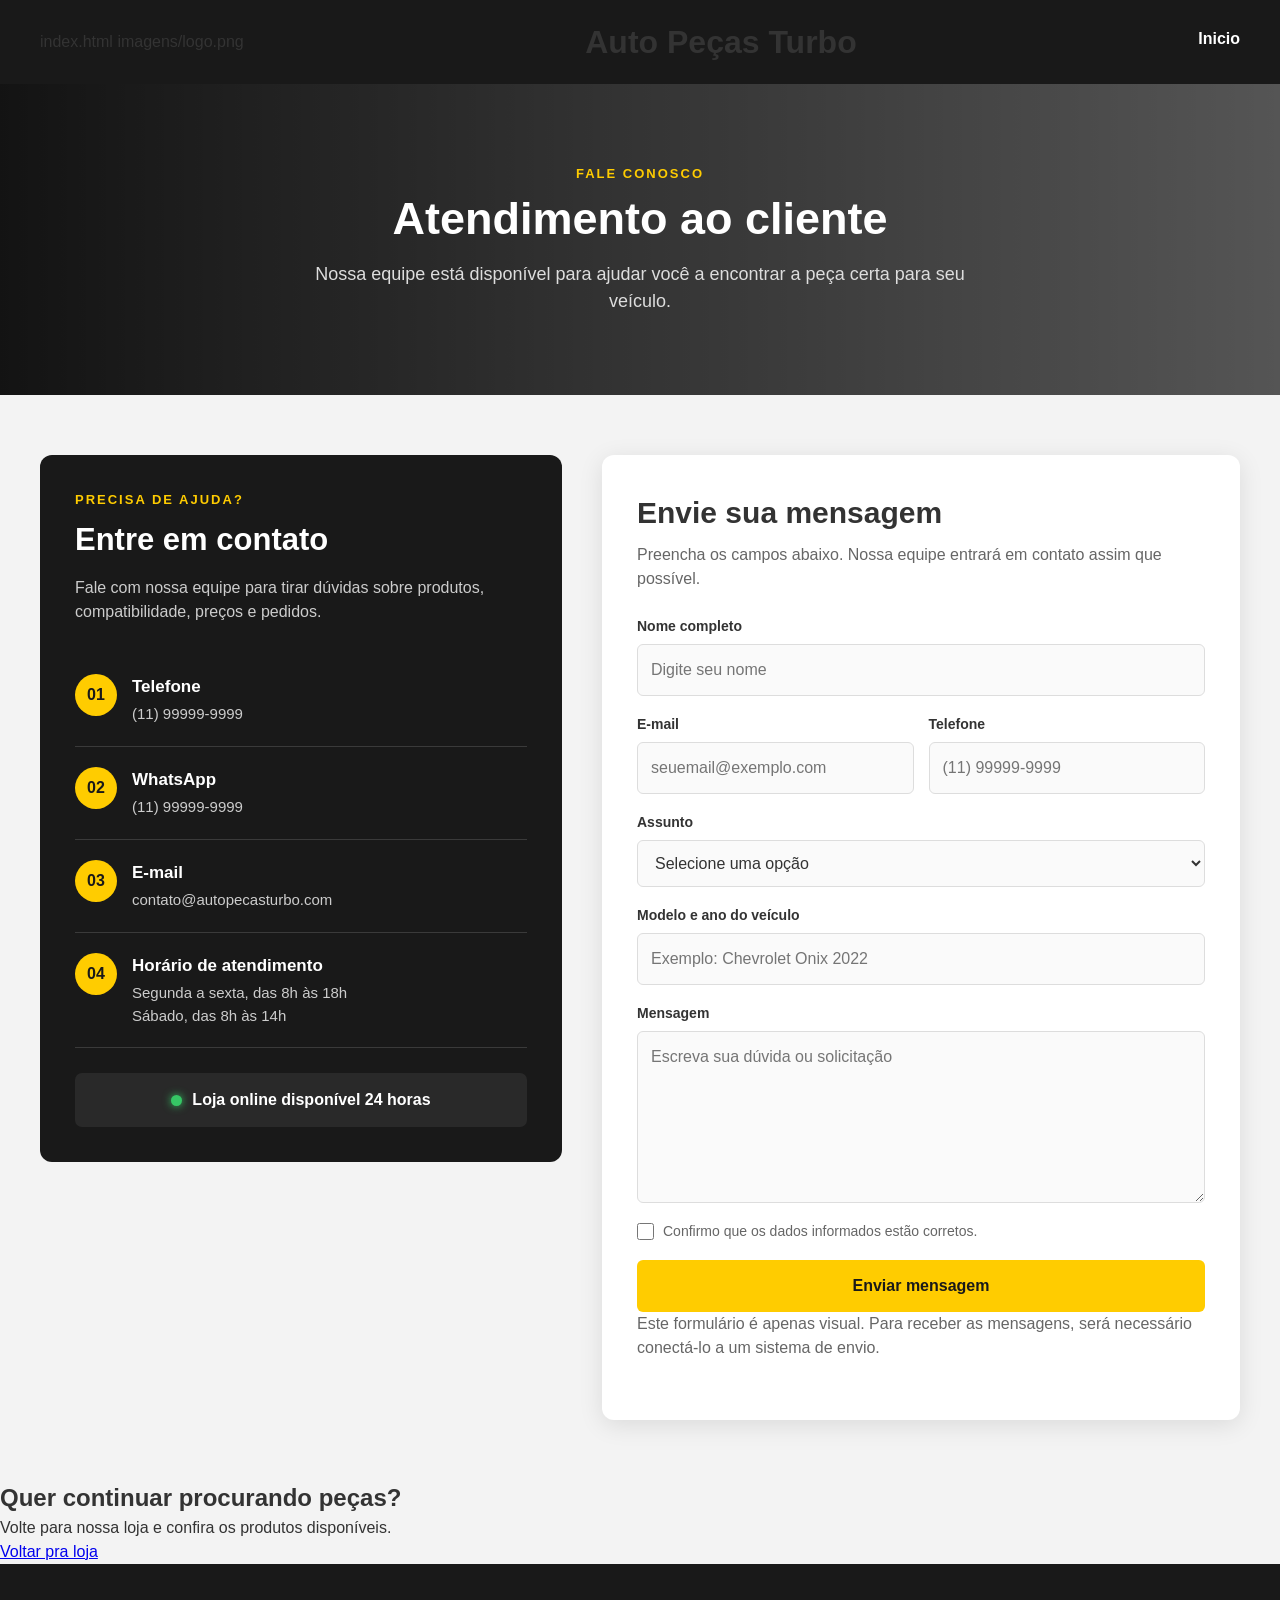
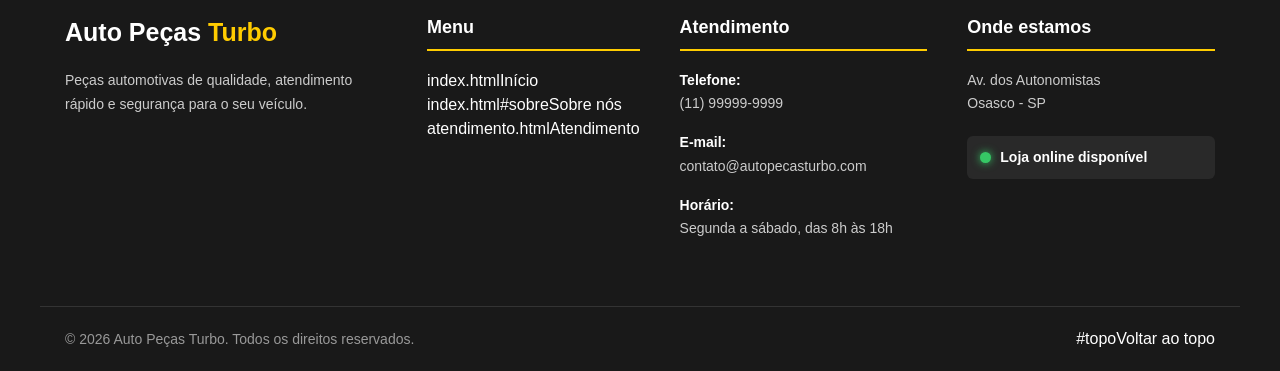
<file: atendimento.html>
<!DOCTYPE html>
<html lang="pt-BR">
<head>
    <meta charset="UTF-8">
    <meta name="viewport" content="width=device-width, initial-scale=1.0">
    <title>Atendimento - Auto Peças Turbo</title>
    <link rel="stylesheet" href="atendimento.css">
</head>

<body>

    <!-- Cabeçalho -->
    <header class="cabecalho">

        <div class="cabecalho-container">

            index.html

                <!-- A logo precisa estar dentro da pasta imagens -->
                imagens/logo.png

                <h1>
                    Auto Peças <span>Turbo</span>
                </h1>

            </a>

            <nav class="menu">
                
                <a href="index.html">Inicio</a>
            </nav>

        </div>

    </header>

    <main>

        <!-- Apresentação -->
        <section class="banner-atendimento">

            <div class="banner-conteudo">

                <p class="subtitulo">FALE CONOSCO</p>

                <h2>Atendimento ao cliente</h2>

                <p>
                    Nossa equipe está disponível para ajudar você a
                    encontrar a peça certa para seu veículo.
                </p>

            </div>

        </section>

        <!-- Informações e formulário -->
        <section class="area-atendimento">

            <div class="atendimento-container">

                <!-- Informações de contato -->
                <div class="informacoes-contato">

                    <p class="subtitulo">PRECISA DE AJUDA?</p>

                    <h2>Entre em contato</h2>

                    <p class="texto-introducao">
                        Fale com nossa equipe para tirar dúvidas sobre
                        produtos, compatibilidade, preços e pedidos.
                    </p>

                    <div class="contato-item">
                        <div class="contato-numero">01</div>

                        <div>
                            <h3>Telefone</h3>
                            <p>(11) 99999-9999</p>
                        </div>
                    </div>

                    <div class="contato-item">
                        <div class="contato-numero">02</div>

                        <div>
                            <h3>WhatsApp</h3>
                            <p>(11) 99999-9999</p>
                        </div>
                    </div>

                    <div class="contato-item">
                        <div class="contato-numero">03</div>

                        <div>
                            <h3>E-mail</h3>
                            <p>contato@autopecasturbo.com</p>
                        </div>
                    </div>

                    <div class="contato-item">
                        <div class="contato-numero">04</div>

                        <div>
                            <h3>Horário de atendimento</h3>
                            <p>Segunda a sexta, das 8h às 18h</p>
                            <p>Sábado, das 8h às 14h</p>
                        </div>
                    </div>

                    <div class="loja-online">
                        <span class="status-online"></span>

                        <p>Loja online disponível 24 horas</p>
                    </div>

                </div>

                <!-- Formulário -->
                <div class="formulario-container">

                    <h2>Envie sua mensagem</h2>

                    <p>
                        Preencha os campos abaixo. Nossa equipe entrará
                        em contato assim que possível.
                    </p>

                    <form class="form-contato">

                        <div class="campo">
                            <label for="nome">Nome completo</label>

                            <input
                                type="text"
                                id="nome"
                                name="nome"
                                placeholder="Digite seu nome"
                                required
                            >
                        </div>

                        <div class="campos-lado-a-lado">

                            <div class="campo">
                                <label for="email">E-mail</label>

                                <input
                                    type="email"
                                    id="email"
                                    name="email"
                                    placeholder="seuemail@exemplo.com"
                                    required
                                >
                            </div>

                            <div class="campo">
                                <label for="telefone">Telefone</label>

                                <input
                                    type="tel"
                                    id="telefone"
                                    name="telefone"
                                    placeholder="(11) 99999-9999"
                                >
                            </div>

                        </div>

                        <div class="campo">
                            <label for="assunto">Assunto</label>

                            <select id="assunto" name="assunto" required>
                                <option value="">
                                    Selecione uma opção
                                </option>

                                <option value="produto">
                                    Dúvida sobre produto
                                </option>

                                <option value="compatibilidade">
                                    Compatibilidade da peça
                                </option>

                                <option value="pedido">
                                    Acompanhar pedido
                                </option>

                                <option value="troca">
                                    Troca ou devolução
                                </option>

                                <option value="outro">
                                    Outro assunto
                                </option>
                            </select>
                        </div>

                        <div class="campo">
                            <label for="veiculo">
                                Modelo e ano do veículo
                            </label>

                            <input
                                type="text"
                                id="veiculo"
                                name="veiculo"
                                placeholder="Exemplo: Chevrolet Onix 2022"
                            >
                        </div>

                        <div class="campo">
                            <label for="mensagem">Mensagem</label>

                            <textarea
                                id="mensagem"
                                name="mensagem"
                                rows="6"
                                placeholder="Escreva sua dúvida ou solicitação"
                                required
                            ></textarea>
                        </div>

                        <label class="caixa-confirmacao">

                            <input
                                type="checkbox"
                                name="confirmacao"
                                required
                            >

                            <span>
                                Confirmo que os dados informados estão corretos.
                            </span>

                        </label>

                        <button type="submit" class="btn-enviar">
                            Enviar mensagem
                        </button>

                    </form>

                    <p class="aviso-formulario">
                        Este formulário é apenas visual. Para receber as
                        mensagens, será necessário conectá-lo a um sistema
                        de envio.
                    </p>

                </div>

            </div>

        </section>

        <!-- Botão para voltar -->
        <section class="voltar-loja">

            <div>
                <h2>Quer continuar procurando peças?</h2>

                <p>
                    Volte para nossa loja e confira os produtos disponíveis.
                </p>

                <a href="index.html">Voltar pra loja</a>
            </div>

        </section>

    </main>
<footer class="rodape" id="contato">

    <div class="rodape-container">

        <div class="rodape-coluna rodape-marca">
            <h2>Auto Peças <span>Turbo</span></h2>

            <p>
                Peças automotivas de qualidade, atendimento rápido
                e segurança para o seu veículo.
            </p>
        </div>

        <div class="rodape-coluna">
            <h3>Menu</h3>

            index.htmlInício</a>
            <adex.html#produtosProdutos</a>
            index.html#sobreSobre nós</a>
            atendimento.htmlAtendimento</a>
        </div>

        <div class="rodape-coluna">
            <h3>Atendimento</h3>

            <p>
                <strong>Telefone:</strong><br>
                (11) 99999-9999
            </p>

            <p>
                <strong>E-mail:</strong><br>
                contato@autopecasturbo.com
            </p>

            <p>
                <strong>Horário:</strong><br>
                Segunda a sábado, das 8h às 18h
            </p>
        </div>

        <div class="rodape-coluna">
            <h3>Onde estamos</h3>

            <p>
                Av. dos Autonomistas<br>
                Osasco - SP
            </p>

            <div class="rodape-status">
                <span></span>
                Loja online disponível
            </div>
        </div>

    </div>

    <div class="rodape-final">
        <p>
            &copy; 2026 Auto Peças Turbo. Todos os direitos reservados.
        </p>

        #topoVoltar ao topo</a>
    </div>

</footer>

    
    
</body>

</html>
</body>
</html>
</file>
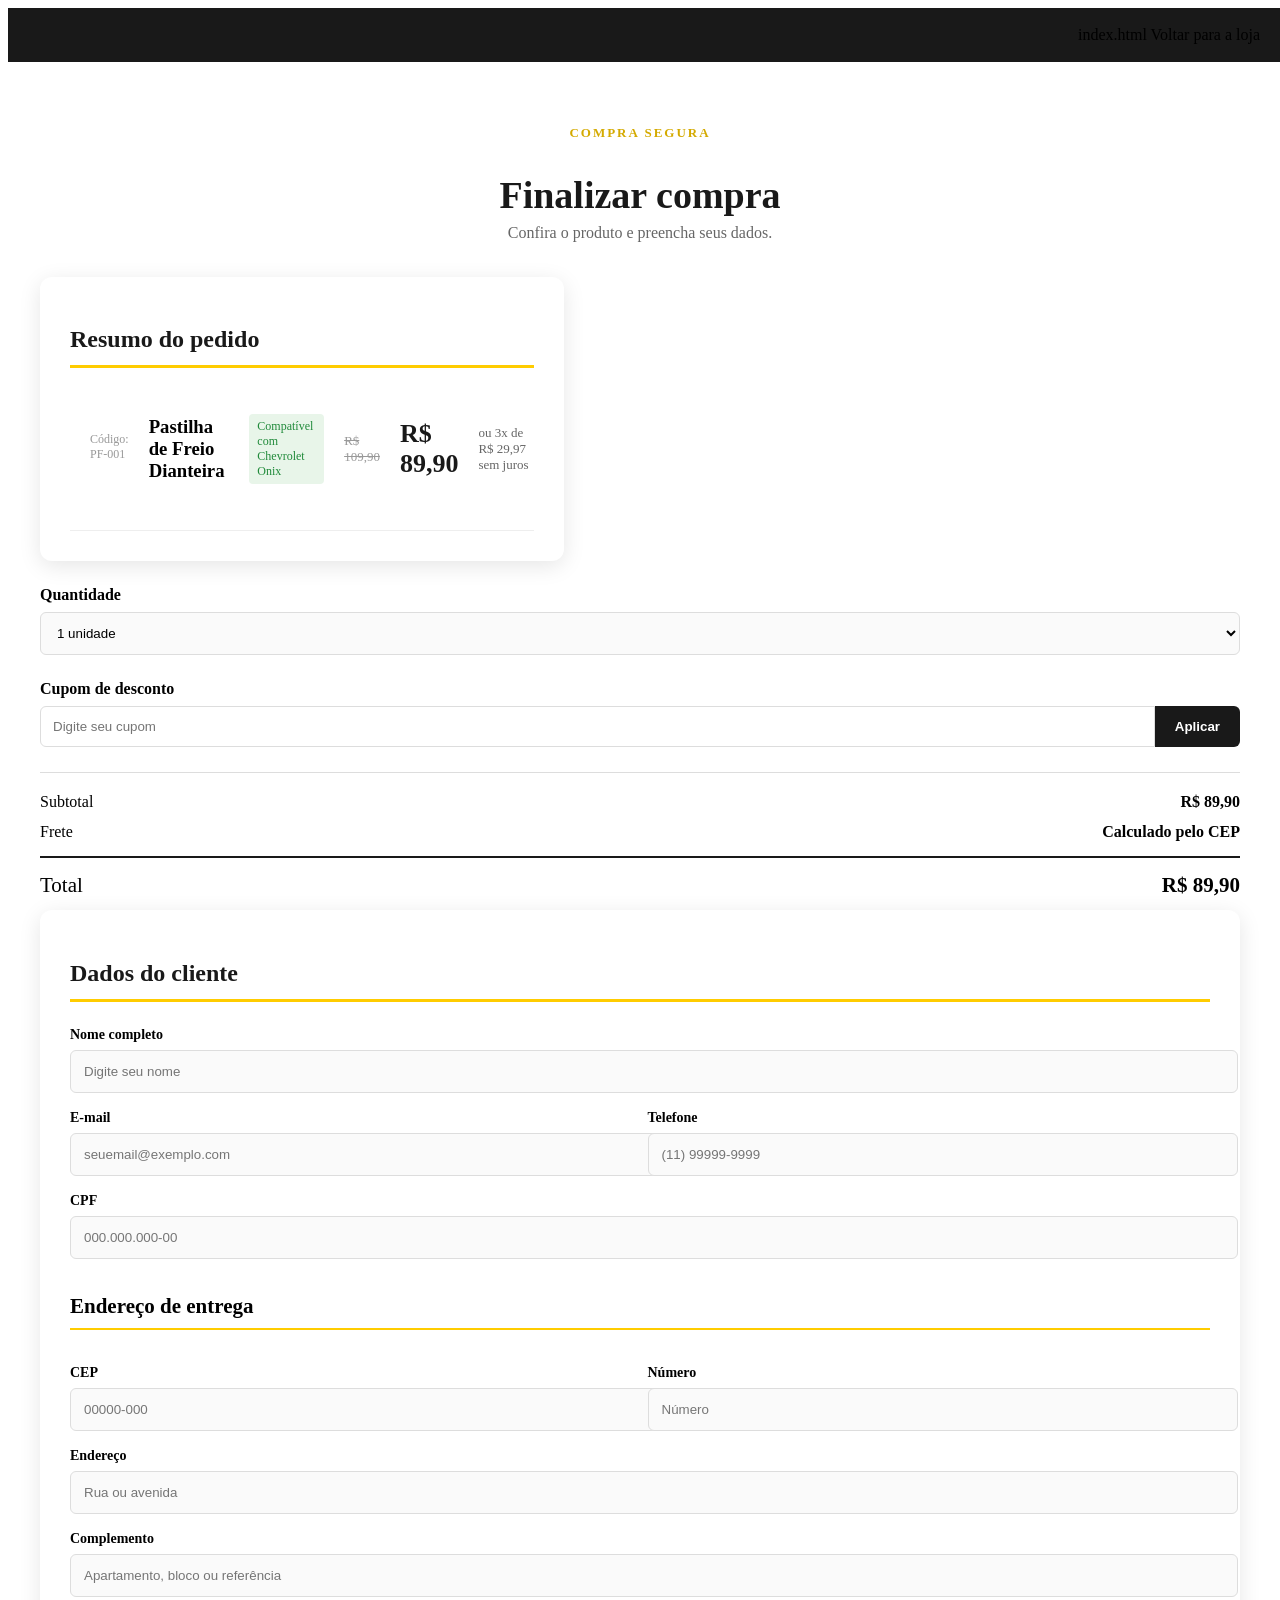
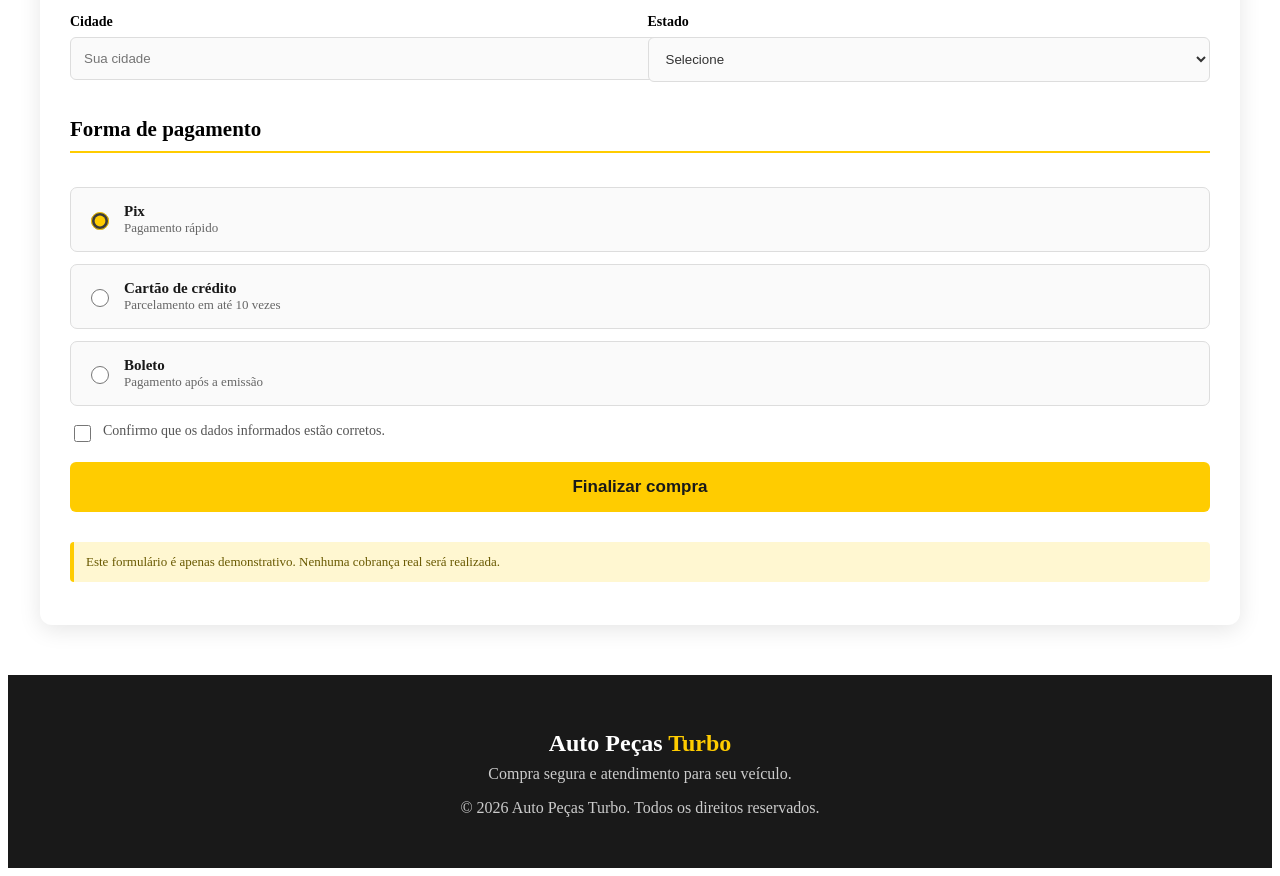
<file: comprar.html>
<!DOCTYPE html>
<html lang="pt-BR">

<head>
    <meta charset="UTF-8">

    <meta
        name="viewport"
        content="width=device-width, initial-scale=1.0"
    >

    <meta
        name="description"
        content="Finalização de compra da Auto Peças Turbo"
    >

    <title>Finalizar compra | Auto Peças Turbo</title>

    <!-- Conexão com o mesmo CSS da loja -->
    <link rel="stylesheet" href="comprar.css">
</head>

<body id="topo">

    <!-- Cabeçalho -->
    <header class="cabecalho-compra">

        <div class="cabecalho-compra-container">

            <a href="index.html" img src="img/logo2.jpg"></a>
            

            index.html
                Voltar para a loja
            </a>

        </div>

    </header>

    <main class="pagina-compra">

        <div class="titulo-compra">
            <p>COMPRA SEGURA</p>
            <h2>Finalizar compra</h2>

            <span>
                Confira o produto e preencha seus dados.
            </span>
        </div>

        <div class="compra-container">

            <!-- Produto escolhido -->
            <section class="resumo-produto">

                <h2>Resumo do pedido</h2>

                <div class="produto-compra">

                    <img
    s.jpeg

                    <div class="dados-produto-compra">

                        <span class="codigo-compra">
                            Código: PF-001
                        </span>

                        <h3>Pastilha de Freio Dianteira</h3>

                        <p class="produto-compativel">
                            Compatível com Chevrolet Onix
                        </p>

                        <p class="preco-anterior-compra">
                            R$ 109,90
                        </p>

                        <p class="preco-produto-compra">
                            R$ 89,90
                        </p>

                        <p class="parcelamento-compra">
                            ou 3x de R$ 29,97 sem juros
                        </p>

                    </div>

                </div>

                <!-- Quantidade -->
                <div class="quantidade-compra">

                    <label for="quantidade">
                        Quantidade
                    </label>

                    <select id="quantidade" name="quantidade">
                        <option value="1">1 unidade</option>
                        <option value="2">2 unidades</option>
                        <option value="3">3 unidades</option>
                        <option value="4">4 unidades</option>
                    </select>

                </div>

                <!-- Cupom -->
                <div class="cupom-compra">

                    <label for="cupom">
                        Cupom de desconto
                    </label>

                    <div class="cupom-box">
                        <input
                            type="text"
                            id="cupom"
                            name="cupom"
                            placeholder="Digite seu cupom"
                        >

                        <button type="button">
                            Aplicar
                        </button>
                    </div>

                </div>

                <!-- Valores -->
                <div class="valores-compra">

                    <div>
                        <span>Subtotal</span>
                        <strong>R$ 89,90</strong>
                    </div>

                    <div>
                        <span>Frete</span>
                        <strong>Calculado pelo CEP</strong>
                    </div>

                    <div class="total-compra">
                        <span>Total</span>
                        <strong>R$ 89,90</strong>
                    </div>

                </div>

            </section>

            <!-- Formulário -->
            <section class="dados-compra">

                <h2>Dados do cliente</h2>

                <form class="formulario-compra">

                    <div class="campo-compra">
                        <label for="nome">
                            Nome completo
                        </label>

                        <input
                            type="text"
                            id="nome"
                            name="nome"
                            placeholder="Digite seu nome"
                            required
                        >
                    </div>

                    <div class="campos-compra-duplos">

                        <div class="campo-compra">
                            <label for="email">E-mail</label>

                            <input
                                type="email"
                                id="email"
                                name="email"
                                placeholder="seuemail@exemplo.com"
                                required
                            >
                        </div>

                        <div class="campo-compra">
                            <label for="telefone">Telefone</label>

                            <input
                                type="tel"
                                id="telefone"
                                name="telefone"
                                placeholder="(11) 99999-9999"
                                required
                            >
                        </div>

                    </div>

                    <div class="campo-compra">
                        <label for="cpf">CPF</label>

                        <input
                            type="text"
                            id="cpf"
                            name="cpf"
                            placeholder="000.000.000-00"
                            required
                        >
                    </div>

                    <h2 class="titulo-formulario">
                        Endereço de entrega
                    </h2>

                    <div class="campos-compra-duplos">

                        <div class="campo-compra">
                            <label for="cep">CEP</label>

                            <input
                                type="text"
                                id="cep"
                                name="cep"
                                placeholder="00000-000"
                                required
                            >
                        </div>

                        <div class="campo-compra">
                            <label for="numero">Número</label>

                            <input
                                type="text"
                                id="numero"
                                name="numero"
                                placeholder="Número"
                                required
                            >
                        </div>

                    </div>

                    <div class="campo-compra">
                        <label for="endereco">Endereço</label>

                        <input
                            type="text"
                            id="endereco"
                            name="endereco"
                            placeholder="Rua ou avenida"
                            required
                        >
                    </div>

                    <div class="campo-compra">
                        <label for="complemento">
                            Complemento
                        </label>

                        <input
                            type="text"
                            id="complemento"
                            name="complemento"
                            placeholder="Apartamento, bloco ou referência"
                        >
                    </div>

                    <div class="campos-compra-duplos">

                        <div class="campo-compra">
                            <label for="cidade">Cidade</label>

                            <input
                                type="text"
                                id="cidade"
                                name="cidade"
                                placeholder="Sua cidade"
                                required
                            >
                        </div>

                        <div class="campo-compra">
                            <label for="estado">Estado</label>

                            <select id="estado" name="estado" required>
                                <option value="">
                                    Selecione
                                </option>

                                <option value="SP">São Paulo</option>
                                <option value="RJ">Rio de Janeiro</option>
                                <option value="MG">Minas Gerais</option>
                                <option value="PR">Paraná</option>
                                <option value="SC">Santa Catarina</option>
                            </select>
                        </div>

                    </div>

                    <h2 class="titulo-formulario">
                        Forma de pagamento
                    </h2>

                    <div class="formas-pagamento">

                        <label class="opcao-pagamento">
                            <input
                                type="radio"
                                name="pagamento"
                                value="pix"
                                checked
                            >

                            <span>
                                <strong>Pix</strong>
                                Pagamento rápido
                            </span>
                        </label>

                        <label class="opcao-pagamento">
                            <input
                                type="radio"
                                name="pagamento"
                                value="cartao"
                            >

                            <span>
                                <strong>Cartão de crédito</strong>
                                Parcelamento em até 10 vezes
                            </span>
                        </label>

                        <label class="opcao-pagamento">
                            <input
                                type="radio"
                                name="pagamento"
                                value="boleto"
                            >

                            <span>
                                <strong>Boleto</strong>
                                Pagamento após a emissão
                            </span>
                        </label>

                    </div>

                    <label class="confirmacao-compra">
                        <input
                            type="checkbox"
                            name="confirmacao"
                            required
                        >

                        <span>
                            Confirmo que os dados informados estão corretos.
                        </span>
                    </label>

                    <button
                        type="submit"
                        class="btn-finalizar-compra"
                    >
                        Finalizar compra
                    </button>

                    <p class="aviso-compra">
                        Este formulário é apenas demonstrativo. Nenhuma
                        cobrança real será realizada.
                    </p>

                </form>

            </section>

        </div>

    </main>

    <!-- Rodapé -->
    <footer class="rodape-compra">

        <div class="rodape-compra-container">

            <h2>
                Auto Peças <span>Turbo</span>
            </h2>

            <p>
                Compra segura e atendimento para seu veículo.
            </p>

            <p>
                &copy; 2026 Auto Peças Turbo.
                Todos os direitos reservados.
            </p>

        </div>

    </footer>

</body>

</html>
</file>
<file: atendimento.css>
/* Configurações gerais */

* {
    margin: 0;
    padding: 0;
    box-sizing: border-box;
    font-family: "Segoe UI", Tahoma, Geneva, Verdana, sans-serif;
}

:root {
    --cor-principal: #ffcc00;
    --cor-principal-escura: #e0b400;
    --cor-escura: #191919;
    --cor-escura-secundaria: #292929;
    --cor-branca: #ffffff;
    --cor-fundo: #f3f3f3;
    --cor-texto: #333333;
    --cor-texto-claro: #666666;
    --cor-borda: #dddddd;
    --cor-verde: #36c765;
}

html {
    scroll-behavior: smooth;
}

body {
    background-color: var(--cor-fundo);
    color: var(--cor-texto);
    line-height: 1.5;
}

img {
    display: block;
    max-width: 100%;
}

input,
select,
textarea,
button {
    font: inherit;
}

/* Cabeçalho */

.cabecalho {
    background-color: var(--cor-escura);
    padding: 18px 20px;
}

.cabecalho-container {
    max-width: 1200px;
    margin: 0 auto;
    display: flex;
    align-items: center;
    justify-content: space-between;
    gap: 30px;
}

/* Logo */

.logo {
    display: flex;
    flex-direction: column;
    align-items: center;
    color: var(--cor-branca);
    text-decoration: none;
}

/* Tamanho corrigido da imagem */

.logo img {
    width: 110px;
    height: 80px;
    object-fit: contain;
    margin-bottom: 5px;
}

.logo h1 {
    font-size: 21px;
    line-height: 1;
    white-space: nowrap;
}

.logo span {
    color: var(--cor-principal);
}

/* Menu */

.menu {
    display: flex;
    align-items: center;
    gap: 25px;
}

.menu a {
    color: var(--cor-branca);
    text-decoration: none;
    font-size: 16px;
    font-weight: 600;
    padding-bottom: 5px;
    border-bottom: 2px solid transparent;
}

.menu a:hover,
.menu .menu-ativo {
    color: var(--cor-principal);
    border-bottom-color: var(--cor-principal);
}

/* Banner */

.banner-atendimento {
    background:
        linear-gradient(
            90deg,
            rgba(0, 0, 0, 0.92),
            rgba(0, 0, 0, 0.65)
        );
    color: var(--cor-branca);
    padding: 80px 20px;
    text-align: center;
}

.banner-conteudo {
    max-width: 750px;
    margin: 0 auto;
}

.subtitulo {
    margin-bottom: 8px;
    color: var(--cor-principal);
    font-size: 13px;
    font-weight: 800;
    letter-spacing: 2px;
}

.banner-atendimento h2 {
    margin-bottom: 15px;
    font-size: 45px;
    line-height: 1.2;
}

.banner-atendimento p:last-child {
    max-width: 650px;
    margin: 0 auto;
    color: #dddddd;
    font-size: 18px;
}

/* Área de atendimento */

.area-atendimento {
    padding: 60px 20px;
}

.atendimento-container {
    max-width: 1200px;
    margin: 0 auto;
    display: grid;
    grid-template-columns: 0.9fr 1.1fr;
    gap: 40px;
    align-items: start;
}

/* Informações de contato */

.informacoes-contato {
    padding: 35px;
    background-color: var(--cor-escura);
    color: var(--cor-branca);
    border-radius: 12px;
}

.informacoes-contato h2 {
    margin-bottom: 12px;
    font-size: 31px;
}

.texto-introducao {
    margin-bottom: 30px;
    color: #cccccc;
}

.contato-item {
    display: flex;
    align-items: flex-start;
    gap: 15px;
    padding: 20px 0;
    border-bottom: 1px solid #3a3a3a;
}

.contato-numero {
    min-width: 42px;
    height: 42px;
    border-radius: 50%;
    background-color: var(--cor-principal);
    color: var(--cor-escura);
    display: flex;
    align-items: center;
    justify-content: center;
    font-weight: 800;
}

.contato-item h3 {
    margin-bottom: 4px;
    font-size: 17px;
}

.contato-item p {
    color: #cccccc;
    font-size: 15px;
}

.loja-online {
    margin-top: 25px;
    padding: 15px;
    background-color: var(--cor-escura-secundaria);
    border-radius: 7px;
    display: flex;
    align-items: center;
    justify-content: center;
    gap: 10px;
}

.status-online {
    width: 11px;
    height: 11px;
    background-color: var(--cor-verde);
    border-radius: 50%;
    box-shadow: 0 0 8px var(--cor-verde);
}

.loja-online p {
    color: var(--cor-branca);
    font-weight: 600;
}

/* Formulário */

.formulario-container {
    padding: 35px;
    background-color: var(--cor-branca);
    border-radius: 12px;
    box-shadow: 0 5px 25px rgba(0, 0, 0, 0.1);
}

.formulario-container h2 {
    margin-bottom: 8px;
    font-size: 30px;
}

.formulario-container > p {
    margin-bottom: 25px;
    color: var(--cor-texto-claro);
}

.form-contato {
    display: flex;
    flex-direction: column;
    gap: 18px;
}

.campos-lado-a-lado {
    display: grid;
    grid-template-columns: 1fr 1fr;
    gap: 15px;
}

.campo {
    display: flex;
    flex-direction: column;
    gap: 7px;
}

.campo label {
    font-size: 14px;
    font-weight: 700;
}

.campo input,
.campo select,
.campo textarea {
    width: 100%;
    padding: 13px;
    background-color: #fafafa;
    border: 1px solid var(--cor-borda);
    border-radius: 6px;
    color: var(--cor-texto);
    outline: none;
    transition: border-color 0.2s, box-shadow 0.2s;
}

.campo textarea {
    min-height: 140px;
    resize: vertical;
}

.campo input:focus,
.campo select:focus,
.campo textarea:focus {
    border-color: var(--cor-principal-escura);
    box-shadow: 0 0 0 3px rgba(255, 204, 0, 0.2);
}

.caixa-confirmacao {
    display: flex;
    align-items: flex-start;
    gap: 9px;
    color: var(--cor-texto-claro);
    font-size: 14px;
    cursor: pointer;
}

.caixa-confirmacao input {
    width: 17px;
    height: 17px;
    margin-top: 2px;
    accent-color: var(--cor-principal);
}

.btn-enviar {
    width: 100%;
    padding: 14px;
    background-color: var(--cor-principal);
    color: var(--cor-escura);
    border: none;
    border-radius: 6px;
    font-size: 16px;
    font-weight: 800;
    cursor: pointer;
    transition: background-color 0.2s, transform 0.2s;
}

.btn-enviar:hover {
    background-color: var(--cor-borda)
}

/* Rodapé */

.rodape {
    width: 100%;
    background-color: #191919;
    color: #ffffff;
    margin-top: 0;
}

.rodape-container {
    width: 100%;
    max-width: 1200px;
    margin: 0 auto;
    padding: 50px 25px;

    display: grid;
    grid-template-columns: 1.3fr 0.7fr 1fr 1fr;
    gap: 40px;
}

.rodape-coluna h2,
.rodape-coluna h3 {
    margin-bottom: 18px;
    color: #ffffff;
}

.rodape-coluna h2 {
    font-size: 25px;
}

.rodape-coluna h2 span {
    color: #ffcc00;
}

.rodape-coluna h3 {
    padding-bottom: 8px;
    border-bottom: 2px solid #ffcc00;
    font-size: 18px;
}

.rodape-coluna p {
    margin-bottom: 15px;
    color: #cccccc;
    font-size: 14px;
    line-height: 1.7;
}

.rodape-marca p {
    max-width: 320px;
}

.rodape-coluna strong {
    color: #ffffff;
}

.rodape-coluna a {
    display: block;
    width: fit-content;
    margin-bottom: 10px;
    color: #cccccc;
    text-decoration: none;
    font-size: 14px;
    transition: color 0.2s, padding-left 0.2s;
}

.rodape-coluna a:hover {
    color: #ffcc00;
    padding-left: 5px;
}

/* Indicador de loja disponível */

.rodape-status {
    display: flex;
    align-items: center;
    gap: 9px;

    margin-top: 20px;
    padding: 11px 13px;

    background-color: #292929;
    color: #ffffff;
    border-radius: 6px;

    font-size: 14px;
    font-weight: 600;
}

.rodape-status span {
    width: 11px;
    height: 11px;

    background-color: #36c765;
    border-radius: 50%;
    box-shadow: 0 0 8px #36c765;
}

/* Parte inferior */

.rodape-final {
    min-height: 65px;
    padding: 20px 25px;
    border-top: 1px solid #333333;

    display: flex;
    align-items: center;
    justify-content: space-between;
    gap: 20px;

    max-width: 1200px;
    margin: 0 auto;
}

.rodape-final p {
    margin: 0;
    color: #999999;
    font-size: 14px;
}

.rodape-final a {
    color: #ffcc00;
    text-decoration: none;
    font-size: 14px;
    font-weight: bold;
}

.rodape-final a:hover {
    text-decoration: underline;
}

/* Rodapé no tablet */

@media (max-width: 900px) {
    .rodape-container {
        grid-template-columns: repeat(2, 1fr);
    }
}

/* Rodapé no celular */

@media (max-width: 600px) {
    .rodape-container {
        grid-template-columns: 1fr;
        gap: 30px;
        padding: 40px 20px;
        text-align: center;
    }

    .rodape-marca p {
        max-width: none;
    }

    .rodape-coluna a {
        width: 100%;
    }

    .rodape-status {
        justify-content: center;
    }

    .rodape-final {
        flex-direction: column;
        justify-content: center;
        text-align: center;
    }
}
</file>
<file: comprar.css>
/* ========================================
   PÁGINA DE COMPRA
======================================== */

.cabecalho-compra {
    width: 100%;
    padding: 18px 20px;
    background-color: #191919;
}

.cabecalho-compra-container {
    width: 100%;
    max-width: 1200px;
    margin: 0 auto;

    display: flex;
    justify-content: space-between;
    align-items: center;
    gap: 25px;
}

/* Logo da página de compra */

.logo-compra {
    display: flex;
    align-items: center;
    gap: 15px;

    color: white;
    text-decoration: none;
}

.logo-compra img {
    width: 85px;
    height: 65px;
    object-fit: contain;
    border-radius: 5px;
}

.logo-compra h1 {
    font-size: 23px;
}

.logo-compra span {
    color: #ffcc00;
}

.btn-voltar-loja {
    display: inline-block;
    padding: 11px 20px;

    border: 2px solid #ffcc00;
    border-radius: 6px;

    color: #ffcc00;
    text-decoration: none;
    font-weight: bold;

    transition: 0.2s;
}

.btn-voltar-loja:hover {
    background-color: #ffcc00;
    color: #191919;
}

/* Conteúdo principal */

.pagina-compra {
    max-width: 1200px;
    margin: 0 auto;
    padding: 50px 20px;
}

.titulo-compra {
    margin-bottom: 35px;
    text-align: center;
}

.titulo-compra > p {
    margin-bottom: 6px;
    color: #d4aa00;
    font-size: 13px;
    font-weight: 800;
    letter-spacing: 2px;
}

.titulo-compra h2 {
    margin-bottom: 7px;
    color: #191919;
    font-size: 38px;
}

.titulo-compra span {
    color: #666666;
}

/* Duas colunas */

.compra-container {
    display: grid;
    grid-template-columns: 0.9fr 1.1fr;
    gap: 35px;
    align-items: start;
}

.resumo-produto,
.dados-compra {
    padding: 30px;
    background-color: #ffffff;
    border-radius: 12px;
    box-shadow: 0 5px 22px rgba(0, 0, 0, 0.1);
}

.resumo-produto > h2,
.dados-compra > h2 {
    margin-bottom: 25px;
    padding-bottom: 12px;
    border-bottom: 3px solid #ffcc00;
    color: #191919;
    font-size: 24px;
}

/* Produto */

.produto-compra {
    display: flex;
    align-items: center;
    gap: 20px;
    padding-bottom: 25px;
    border-bottom: 1px solid #eeeeee;
}

.imagem-produto-compra {
    width: 160px;
    height: 150px;
    padding: 10px;

    border: 1px solid #eeeeee;
    border-radius: 8px;

    object-fit: contain;
}

.dados-produto-compra {
    flex: 1;
}

.codigo-compra {
    display: block;
    margin-bottom: 5px;
    color: #999999;
    font-size: 12px;
}

.dados-produto-compra h3 {
    margin-bottom: 8px;
    color: #191919;
    font-size: 19px;
}

.produto-compativel {
    display: inline-block;
    margin-bottom: 12px;
    padding: 5px 8px;

    background-color: #e8f5e9;
    color: #208a3a;

    border-radius: 4px;
    font-size: 12px;
}

.preco-anterior-compra {
    color: #999999;
    font-size: 13px;
    text-decoration: line-through;
}

.preco-produto-compra {
    color: #191919;
    font-size: 26px;
    font-weight: 800;
}

.parcelamento-compra {
    color: #666666;
    font-size: 13px;
}

/* Quantidade */

.quantidade-compra,
.cupom-compra {
    margin-top: 25px;
}

.quantidade-compra label,
.cupom-compra label {
    display: block;
    margin-bottom: 8px;
    font-weight: 700;
}

.quantidade-compra select {
    width: 100%;
    padding: 12px;

    background-color: #fafafa;
    border: 1px solid #dddddd;
    border-radius: 6px;
}

.cupom-box {
    display: flex;
}

.cupom-box input {
    width: 100%;
    padding: 12px;

    border: 1px solid #dddddd;
    border-radius: 6px 0 0 6px;
    outline: none;
}

.cupom-box button {
    padding: 0 20px;

    background-color: #191919;
    color: white;

    border: none;
    border-radius: 0 6px 6px 0;

    cursor: pointer;
    font-weight: bold;
}

.cupom-box button:hover {
    background-color: #ffcc00;
    color: #191919;
}

/* Valores */

.valores-compra {
    margin-top: 25px;
    padding-top: 20px;
    border-top: 1px solid #dddddd;
}

.valores-compra > div {
    display: flex;
    justify-content: space-between;
    gap: 20px;
    margin-bottom: 12px;
}

.total-compra {
    margin-top: 15px;
    padding-top: 15px;
    border-top: 2px solid #191919;
    font-size: 21px;
}

/* Formulário */

.formulario-compra {
    display: flex;
    flex-direction: column;
    gap: 17px;
}

.titulo-formulario {
    margin-top: 18px;
    padding-bottom: 9px;
    border-bottom: 2px solid #ffcc00;
    font-size: 21px;
}

.campos-compra-duplos {
    display: grid;
    grid-template-columns: 1fr 1fr;
    gap: 15px;
}

.campo-compra {
    display: flex;
    flex-direction: column;
    gap: 7px;
}

.campo-compra label {
    font-size: 14px;
    font-weight: 700;
}

.campo-compra input,
.campo-compra select {
    width: 100%;
    padding: 13px;

    background-color: #fafafa;
    border: 1px solid #dddddd;
    border-radius: 6px;

    color: #333333;
    outline: none;
}

.campo-compra input:focus,
.campo-compra select:focus {
    border-color: #d4aa00;
    box-shadow: 0 0 0 3px rgba(255, 204, 0, 0.2);
}

/* Pagamento */

.formas-pagamento {
    display: grid;
    gap: 12px;
}

.opcao-pagamento {
    display: flex;
    align-items: center;
    gap: 12px;

    padding: 15px;

    background-color: #fafafa;
    border: 1px solid #dddddd;
    border-radius: 7px;

    cursor: pointer;
}

.opcao-pagamento:hover {
    border-color: #ffcc00;
}

.opcao-pagamento input {
    width: 18px;
    height: 18px;
    accent-color: #ffcc00;
}

.opcao-pagamento span {
    display: flex;
    flex-direction: column;
    color: #666666;
    font-size: 13px;
}

.opcao-pagamento strong {
    color: #191919;
    font-size: 15px;
}

/* Confirmação */

.confirmacao-compra {
    display: flex;
    align-items: flex-start;
    gap: 9px;

    color: #555555;
    font-size: 14px;
    cursor: pointer;
}

.confirmacao-compra input {
    width: 17px;
    height: 17px;
    margin-top: 2px;
    accent-color: #ffcc00;
}

/* Botão finalizar */

.btn-finalizar-compra {
    width: 100%;
    padding: 15px;

    background-color: #ffcc00;
    color: #191919;

    border: none;
    border-radius: 6px;

    font-size: 17px;
    font-weight: 800;

    cursor: pointer;
    transition: 0.2s;
}

.btn-finalizar-compra:hover {
    background-color: #191919;
    color: #ffcc00;
    transform: translateY(-2px);
}

.aviso-compra {
    padding: 12px;

    background-color: #fff7d1;
    color: #695900;

    border-left: 4px solid #ffcc00;
    border-radius: 4px;

    font-size: 13px;
}

/* Rodapé da compra */

.rodape-compra {
    padding: 35px 20px;
    background-color: #191919;
    color: white;
    text-align: center;
}

.rodape-compra-container {
    max-width: 1200px;
    margin: 0 auto;
}

.rodape-compra h2 {
    margin-bottom: 8px;
}

.rodape-compra h2 span {
    color: #ffcc00;
}

.rodape-compra p {
    margin-top: 6px;
    color: #cccccc;
}

/* Tablet */

@media (max-width: 900px) {
    .compra-container {
        grid-template-columns: 1fr;
    }
}

/* Celular */

@media (max-width: 600px) {
    .cabecalho-compra-container {
        flex-direction: column;
    }

    .logo-compra {
        flex-direction: column;
        text-align: center;
    }

    .logo-compra img {
        width: 90px;
        height: 70px;
    }

    .btn-voltar-loja {
        width: 100%;
        text-align: center;
    }

    .pagina-compra {
        padding: 35px 15px;
    }

    .titulo-compra h2 {
        font-size: 30px;
    }

    .resumo-produto,
    .dados-compra {
        padding: 22px 18px;
    }

    .produto-compra {
        flex-direction: column;
        align-items: flex-start;
    }

    .imagem-produto-compra {
        width: 100%;
        height: 210px;
    }

    .campos-compra-duplos {
        grid-template-columns: 1fr;
    }

    .cupom-box {
        flex-direction: column;
        gap: 8px;
    }

    .cupom-box input,
    .cupom-box button {
        width: 100%;
        min-height: 45px;
        border-radius: 6px;
    }
}
</file>
